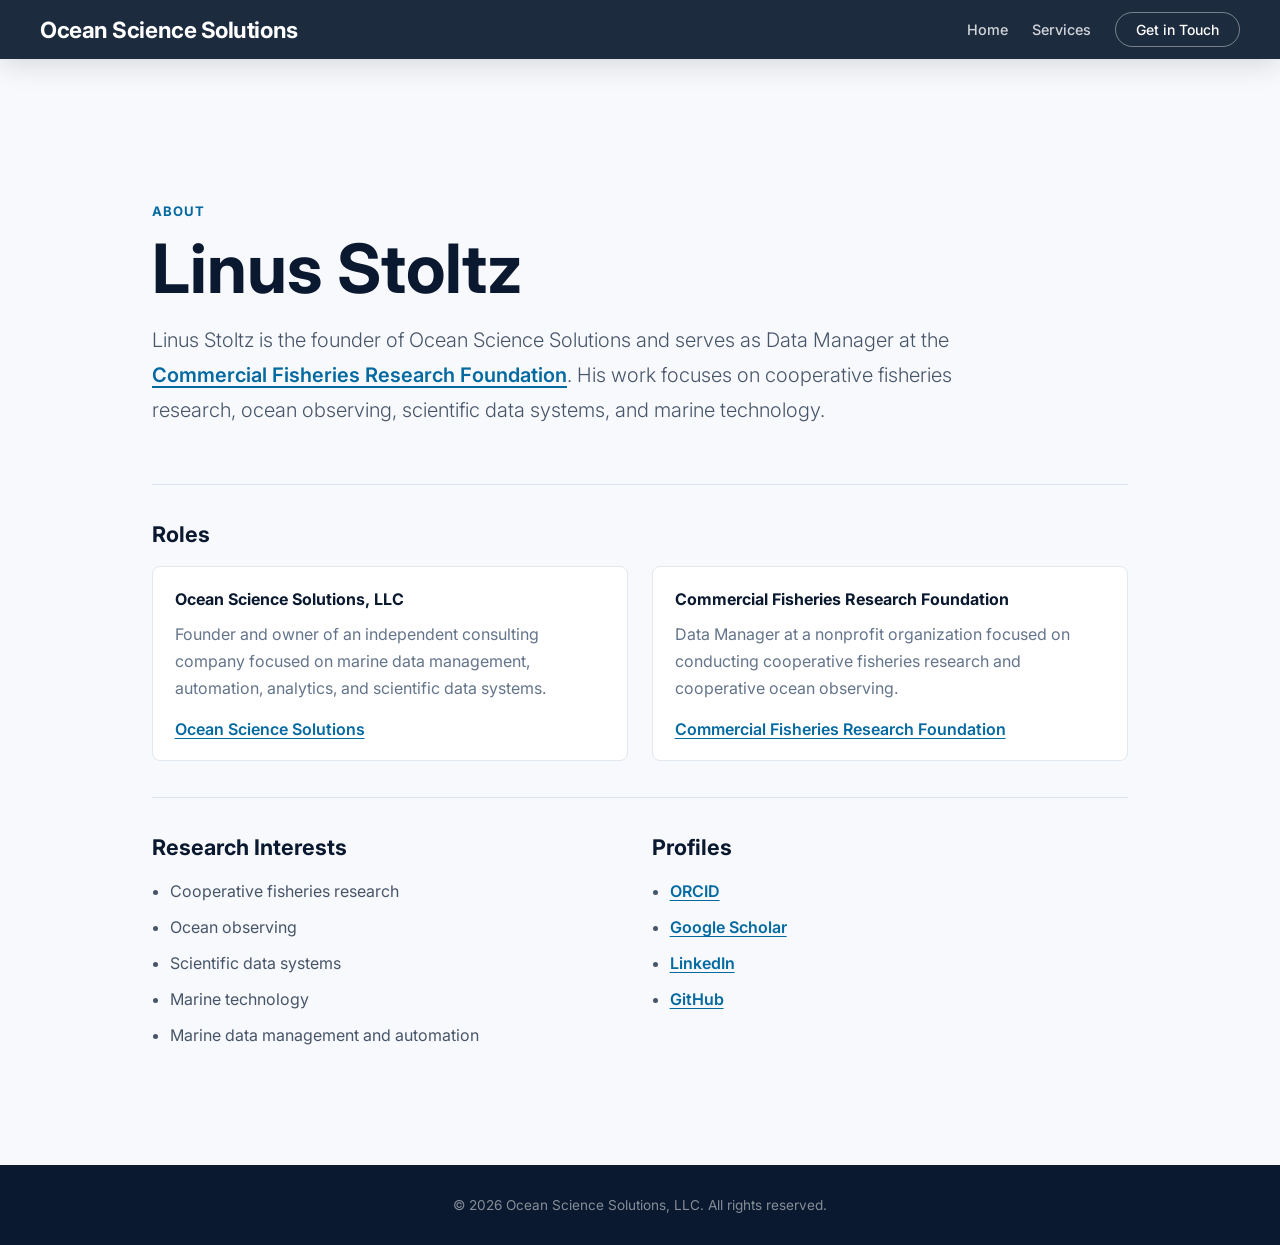
<file: docs/linus-stoltz/index.html>
<!DOCTYPE html>
<html lang="en">
<head>
    <meta charset="UTF-8">
    <meta name="viewport" content="width=device-width, initial-scale=1.0">
    <title>Linus Stoltz | Ocean Science Solutions</title>
    <meta name="description" content="Linus Stoltz is the founder of Ocean Science Solutions and Data Manager at the Commercial Fisheries Research Foundation, working on fisheries research, ocean observing, scientific data systems, and marine technology.">
    <meta name="author" content="Linus Stoltz">
    <link rel="canonical" href="https://oceanscientific.net/linus-stoltz/">

    <meta property="og:type" content="profile">
    <meta property="og:url" content="https://oceanscientific.net/linus-stoltz/">
    <meta property="og:title" content="Linus Stoltz | Ocean Science Solutions">
    <meta property="og:description" content="Founder of Ocean Science Solutions and Data Manager at the Commercial Fisheries Research Foundation.">
    <meta property="og:image" content="https://oceanscientific.net/assets/images/trawler_compressed.jpg">
    <meta property="og:site_name" content="Ocean Science Solutions">

    <meta name="twitter:card" content="summary_large_image">
    <meta name="twitter:title" content="Linus Stoltz | Ocean Science Solutions">
    <meta name="twitter:description" content="Founder of Ocean Science Solutions and Data Manager at the Commercial Fisheries Research Foundation.">
    <meta name="twitter:image" content="https://oceanscientific.net/assets/images/trawler_compressed.jpg">

    <link rel="stylesheet" href="../assets/css/style.css">
    <link rel="icon" href="../assets/src/logo.png" type="image/png">
    <link rel="preconnect" href="https://fonts.googleapis.com">
    <link rel="preconnect" href="https://fonts.gstatic.com" crossorigin>
    <link href="https://fonts.googleapis.com/css2?family=Inter:wght@300;400;500;600;700&display=swap" rel="stylesheet">

    <script type="application/ld+json">
    {
    "@context": "https://schema.org",
    "@graph": [
        {
        "@type": "WebPage",
        "@id": "https://oceanscientific.net/linus-stoltz/#webpage",
        "url": "https://oceanscientific.net/linus-stoltz/",
        "name": "Linus Stoltz",
        "description": "A personal entity home for Linus Stoltz, founder of Ocean Science Solutions and Data Manager at the Commercial Fisheries Research Foundation.",
        "mainEntity": {
            "@id": "https://oceanscientific.net/#person"
        }
        },
        {
        "@type": "ProfessionalService",
        "@id": "https://oceanscientific.net/#business",
        "name": "Ocean Science Solutions, LLC",
        "url": "https://oceanscientific.net/",
        "description": "Ocean Science Solutions specializes in marine data management and custom automated solutions for the ocean science industry.",
        "email": "info@oceanscientific.net",
        "founder": {
            "@id": "https://oceanscientific.net/#person"
        },
        "owner": {
            "@id": "https://oceanscientific.net/#person"
        },
        "serviceType": [
            "Data Management",
            "Automated Data Solutions",
            "Marine Technology Consulting"
        ],
        "areaServed": "Worldwide"
        },
        {
        "@type": "Organization",
        "@id": "https://www.cfrfoundation.org/#organization",
        "name": "Commercial Fisheries Research Foundation",
        "url": "https://www.cfrfoundation.org/"
        },
        {
        "@type": "Person",
        "@id": "https://oceanscientific.net/#person",
        "name": "Linus Stoltz",
        "url": "https://oceanscientific.net/linus-stoltz/",
        "mainEntityOfPage": {
            "@id": "https://oceanscientific.net/linus-stoltz/#webpage"
        },
        "description": "Linus Stoltz is the founder of Ocean Science Solutions and serves as Data Manager at the Commercial Fisheries Research Foundation. His work focuses on cooperative fisheries research, ocean observing, scientific data systems, and marine technology.",
        "jobTitle": [
            "Founder",
            "Data Manager"
        ],
        "worksFor": {
            "@id": "https://www.cfrfoundation.org/#organization"
        },
        "founderOf": {
            "@id": "https://oceanscientific.net/#business"
        },
        "owns": {
            "@id": "https://oceanscientific.net/#business"
        },
        "knowsAbout": [
            "Cooperative fisheries research",
            "Ocean observing",
            "Scientific data systems",
            "Marine technology",
            "Marine data management",
            "Ocean science"
        ],
        "identifier": {
            "@type": "PropertyValue",
            "propertyID": "ORCID",
            "value": "0000-0002-3780-1739",
            "url": "https://orcid.org/0000-0002-3780-1739"
        },
        "sameAs": [
            "https://orcid.org/0000-0002-3780-1739",
            "https://www.linkedin.com/in/linus-stoltz",
            "https://github.com/lstoltz",
            "https://scholar.google.com/citations?user=ASNhLxIAAAAJ&hl=en"
        ]
        }
    ]
    }
    </script>
</head>
<body class="profile-page">
    <header>
        <nav class="top-bar profile-nav scrolled" aria-label="Main navigation">
            <div class="nav-inner">
                <a href="/" class="company-name" aria-label="Ocean Science Solutions - Home">Ocean Science Solutions</a>
                <div class="nav-links">
                    <a href="/" class="nav-link">Home</a>
                    <a href="/#services" class="nav-link">Services</a>
                    <a href="/#contact" class="nav-cta">Get in Touch</a>
                </div>
            </div>
        </nav>
    </header>

    <main class="profile-main">
        <section class="profile-hero" aria-label="Linus Stoltz profile">
            <p class="profile-kicker">About</p>
            <h1>Linus Stoltz</h1>
            <p class="profile-intro">Linus Stoltz is the founder of Ocean Science Solutions and serves as Data Manager at the <a href="https://www.cfrfoundation.org/">Commercial Fisheries Research Foundation</a>. His work focuses on cooperative fisheries research, ocean observing, scientific data systems, and marine technology.</p>
        </section>

        <section class="profile-section" aria-label="Professional roles">
            <h2>Roles</h2>
            <div class="profile-role-grid">
                <article class="profile-role">
                    <h3>Ocean Science Solutions, LLC</h3>
                    <p>Founder and owner of an independent consulting company focused on marine data management, automation, analytics, and scientific data systems.</p>
                    <a href="/">Ocean Science Solutions</a>
                </article>
                <article class="profile-role">
                    <h3>Commercial Fisheries Research Foundation</h3>
                    <p>Data Manager at a nonprofit organization focused on conducting cooperative fisheries research and cooperative ocean observing.</p>
                    <a href="https://www.cfrfoundation.org/">Commercial Fisheries Research Foundation</a>
                </article>
            </div>
        </section>

        <section class="profile-section profile-columns" aria-label="Research and profiles">
            <div>
                <h2>Research Interests</h2>
                <ul class="profile-list">
                    <li>Cooperative fisheries research</li>
                    <li>Ocean observing</li>
                    <li>Scientific data systems</li>
                    <li>Marine technology</li>
                    <li>Marine data management and automation</li>
                </ul>
            </div>
            <div>
                <h2>Profiles</h2>
                <ul class="profile-link-list">
                    <li><a href="https://orcid.org/0000-0002-3780-1739">ORCID</a></li>
                    <li><a href="https://scholar.google.com/citations?user=ASNhLxIAAAAJ&amp;hl=en">Google Scholar</a></li>
                    <li><a href="https://www.linkedin.com/in/linus-stoltz">LinkedIn</a></li>
                    <li><a href="https://github.com/lstoltz">GitHub</a></li>
                </ul>
            </div>
        </section>
    </main>

    <footer class="site-footer">
        <p>&copy; 2026 Ocean Science Solutions, LLC. All rights reserved.</p>
    </footer>
</body>
</html>
</file>
<file: docs/assets/css/style.css>
/* ========== Reset & Base ========== */
*, *::before, *::after {
    margin: 0;
    padding: 0;
    box-sizing: border-box;
}

html {
    scroll-behavior: smooth;
}

body {
    font-family: 'Inter', -apple-system, BlinkMacSystemFont, 'Segoe UI', sans-serif;
    color: #1a1a2e;
    background: #f8f9fc;
    -webkit-font-smoothing: antialiased;
}

/* ========== Top Bar / Nav ========== */
.top-bar {
    position: fixed;
    top: 0;
    left: 0;
    width: 100%;
    z-index: 100;
    padding: 1.25rem 2rem;
    transition: background 0.4s ease, padding 0.3s ease, box-shadow 0.3s ease;
}

.top-bar.scrolled {
    background: rgba(10, 25, 47, 0.92);
    backdrop-filter: blur(12px);
    -webkit-backdrop-filter: blur(12px);
    padding: 0.75rem 2rem;
    box-shadow: 0 4px 30px rgba(0, 0, 0, 0.15);
}

.nav-inner {
    max-width: 1200px;
    margin: 0 auto;
    display: flex;
    justify-content: space-between;
    align-items: center;
}

.company-name {
    color: white;
    text-decoration: none;
    font-size: 1.4rem;
    font-weight: 700;
    letter-spacing: -0.02em;
}

.nav-cta {
    color: white;
    text-decoration: none;
    font-size: 0.875rem;
    font-weight: 500;
    padding: 0.5rem 1.25rem;
    border: 1.5px solid rgba(255, 255, 255, 0.4);
    border-radius: 100px;
    transition: all 0.3s ease;
}

.nav-cta:hover {
    background: white;
    color: #0a192f;
    border-color: white;
}

.nav-links {
    display: flex;
    align-items: center;
    gap: 1.5rem;
}

.nav-link {
    color: rgba(255, 255, 255, 0.8);
    text-decoration: none;
    font-size: 0.9rem;
    font-weight: 500;
    transition: color 0.3s ease;
}

.nav-link:hover {
    color: white;
}

/* ========== Hero Section ========== */
.hero {
    position: relative;
    width: 100%;
    height: 100vh;
    min-height: 600px;
    display: flex;
    align-items: center;
    justify-content: center;
    overflow: hidden;
}

.video-container {
    position: absolute;
    inset: 0;
    z-index: 0;
}

.video-container video {
    width: 100%;
    height: 100%;
    object-fit: cover;
}

.video-overlay {
    position: absolute;
    inset: 0;
    background: linear-gradient(
        180deg,
        rgba(10, 25, 47, 0.5) 0%,
        rgba(10, 25, 47, 0.3) 40%,
        rgba(10, 25, 47, 0.7) 100%
    );
}

.hero-content {
    position: relative;
    z-index: 2;
    text-align: center;
    max-width: 800px;
    padding: 0 2rem;
}

.hero-content h1 {
    font-size: clamp(2.5rem, 6vw, 4.5rem);
    font-weight: 700;
    color: white;
    line-height: 1.1;
    letter-spacing: -0.03em;
    margin-bottom: 1.25rem;
}

.hero-content p {
    font-size: clamp(1rem, 2vw, 1.25rem);
    color: rgba(255, 255, 255, 0.8);
    line-height: 1.7;
    max-width: 600px;
    margin: 0 auto 2.5rem;
    font-weight: 300;
}

.hero-btn {
    display: inline-flex;
    align-items: center;
    gap: 0.5rem;
    color: white;
    text-decoration: none;
    font-weight: 500;
    font-size: 1rem;
    padding: 0.875rem 2rem;
    border: 2px solid rgba(255, 255, 255, 0.3);
    border-radius: 100px;
    transition: all 0.3s ease;
    backdrop-filter: blur(4px);
    background: rgba(255, 255, 255, 0.08);
}

.hero-btn:hover {
    background: white;
    color: #0a192f;
    border-color: white;
    transform: translateY(-2px);
    box-shadow: 0 8px 30px rgba(0, 0, 0, 0.2);
}

/* ========== Fade-Up Animation ========== */
.fade-up {
    opacity: 0;
    transform: translateY(30px);
    transition: opacity 0.8s ease, transform 0.8s ease;
}

.fade-up.visible {
    opacity: 1;
    transform: translateY(0);
}

.fade-up.delay-1 { transition-delay: 0.15s; }
.fade-up.delay-2 { transition-delay: 0.3s; }

/* ========== Services Section ========== */
.services-section {
    padding: 6rem 2rem;
    background: #f8f9fc;
}

.services-inner {
    max-width: 1100px;
    margin: 0 auto;
    text-align: center;
}

.section-title {
    font-size: clamp(1.75rem, 4vw, 2.5rem);
    font-weight: 700;
    color: #0a192f;
    letter-spacing: -0.02em;
    margin-bottom: 0.75rem;
}

.section-subtitle {
    font-size: 1.1rem;
    color: #64748b;
    max-width: 600px;
    margin: 0 auto 3.5rem;
    line-height: 1.7;
    font-weight: 300;
}

.services-grid {
    display: grid;
    grid-template-columns: repeat(auto-fit, minmax(280px, 1fr));
    gap: 2rem;
}

.service-card {
    background: white;
    padding: 2.5rem 2rem;
    border-radius: 16px;
    text-align: center;
    border: 1px solid #e2e8f0;
    transition: transform 0.3s ease, box-shadow 0.3s ease;
}

.service-card:hover {
    transform: translateY(-4px);
    box-shadow: 0 12px 40px rgba(0, 0, 0, 0.08);
}

.service-icon {
    display: inline-flex;
    align-items: center;
    justify-content: center;
    width: 64px;
    height: 64px;
    background: linear-gradient(135deg, rgba(14, 165, 233, 0.1), rgba(2, 132, 199, 0.1));
    border-radius: 16px;
    margin-bottom: 1.5rem;
    color: #0ea5e9;
}

.service-card h3 {
    font-size: 1.2rem;
    font-weight: 600;
    color: #0a192f;
    margin-bottom: 0.75rem;
}

.service-card p {
    font-size: 0.95rem;
    color: #64748b;
    line-height: 1.7;
}

/* ========== Parallax / Contact Section ========== */
.parallax {
    position: relative;
    min-height: 100vh;
    display: flex;
    align-items: center;
    justify-content: center;
    padding: 6rem 2rem;
    background-image: url('../images/trawler_compressed.jpg');
    background-attachment: fixed;
    background-size: cover;
    background-position: center;
}

.parallax-overlay {
    position: absolute;
    inset: 0;
    background: linear-gradient(
        135deg,
        rgba(10, 25, 47, 0.85) 0%,
        rgba(20, 50, 80, 0.75) 100%
    );
}

/* ========== Contact ========== */
.email-box {
    position: relative;
    z-index: 3;
    width: 100%;
    max-width: 560px;
    padding: 2.75rem;
    background: rgba(255, 255, 255, 0.95);
    border: 1px solid rgba(226, 232, 240, 0.85);
    border-radius: 8px;
    box-shadow: 0 18px 45px rgba(0, 0, 0, 0.18);
}

.email-box h2 {
    font-size: 1.65rem;
    font-weight: 700;
    margin-bottom: 0.75rem;
    color: #0a192f;
}

.form-subtitle {
    color: #64748b;
    font-size: 1rem;
    margin-bottom: 1.75rem;
    line-height: 1.65;
}

.email-actions {
    display: grid;
    gap: 0.75rem;
}

.email-copy-row {
    display: flex;
    align-items: center;
    gap: 0.6rem;
    width: 100%;
    padding: 0.5rem;
    background: #f8fafc;
    border: 1px solid #dbe4ee;
    border-radius: 6px;
}

.email-address {
    flex: 1;
    min-width: 0;
    padding: 0 0.25rem;
    color: #0a192f;
    font-family: ui-monospace, SFMono-Regular, Menlo, Monaco, Consolas, monospace;
    font-size: 0.96rem;
    font-weight: 600;
    overflow-wrap: anywhere;
    user-select: all;
}

.email-address:focus {
    outline: 2px solid rgba(14, 165, 233, 0.35);
    outline-offset: 3px;
}

.copy-email {
    display: inline-flex;
    align-items: center;
    justify-content: center;
    gap: 0.4rem;
    flex: 0 0 auto;
    padding: 0.55rem 0.7rem;
    background: white;
    color: #0a192f;
    border: 1px solid #cbd5e1;
    border-radius: 6px;
    cursor: pointer;
    font-size: 0.9rem;
    font-weight: 600;
    font-family: inherit;
    transition: background 0.2s ease, border-color 0.2s ease, color 0.2s ease;
}

.copy-email:hover,
.copy-email:focus-visible,
.copy-email.copied {
    background: #e0f2fe;
    border-color: #0ea5e9;
    color: #0369a1;
    outline: none;
}

.copy-status {
    min-height: 1.1rem;
    color: #0369a1;
    font-size: 0.85rem;
    line-height: 1.1;
}

.email-cta {
    display: inline-flex;
    align-items: center;
    justify-content: center;
    gap: 0.5rem;
    width: fit-content;
    max-width: 100%;
    padding: 0.875rem 1rem;
    background: #0a192f;
    color: white;
    border-radius: 6px;
    font-size: 0.95rem;
    font-weight: 600;
    font-family: inherit;
    text-decoration: none;
    transition: background 0.2s ease, transform 0.2s ease;
    overflow-wrap: anywhere;
}

.email-cta:hover,
.email-cta:focus-visible {
    background: #12345a;
    transform: translateY(-1px);
    outline: none;
}

.email-cta:active {
    transform: translateY(0);
}

/* ========== Profile Page ========== */
.profile-page {
    background: #f8f9fc;
}

.profile-nav {
    position: sticky;
}

.profile-main {
    max-width: 1040px;
    margin: 0 auto;
    padding: 7rem 2rem 5rem;
}

.profile-hero {
    max-width: 820px;
    padding: 2rem 0 3.5rem;
}

.profile-kicker {
    color: #0369a1;
    font-size: 0.82rem;
    font-weight: 700;
    letter-spacing: 0.08em;
    margin-bottom: 0.85rem;
    text-transform: uppercase;
}

.profile-hero h1 {
    color: #0a192f;
    font-size: clamp(2.4rem, 6vw, 4.25rem);
    font-weight: 700;
    line-height: 1.05;
    margin-bottom: 1.2rem;
}

.profile-intro {
    color: #475569;
    font-size: clamp(1.05rem, 2vw, 1.25rem);
    font-weight: 300;
    line-height: 1.75;
}

.profile-main a {
    color: #0369a1;
    font-weight: 600;
    text-decoration-thickness: 0.08em;
    text-underline-offset: 0.18em;
}

.profile-main a:hover,
.profile-main a:focus-visible {
    color: #0a192f;
}

.profile-section {
    padding: 2.25rem 0;
    border-top: 1px solid #dbe4ee;
}

.profile-section h2 {
    color: #0a192f;
    font-size: 1.35rem;
    font-weight: 700;
    margin-bottom: 1.2rem;
}

.profile-role-grid,
.profile-columns {
    display: grid;
    grid-template-columns: repeat(2, minmax(0, 1fr));
    gap: 1.5rem;
}

.profile-role {
    padding: 1.35rem;
    background: white;
    border: 1px solid #e2e8f0;
    border-radius: 8px;
}

.profile-role h3 {
    color: #0a192f;
    font-size: 1rem;
    margin-bottom: 0.75rem;
}

.profile-role p,
.profile-muted {
    color: #64748b;
    line-height: 1.7;
    margin-bottom: 1rem;
}

.profile-list,
.profile-link-list {
    display: grid;
    gap: 0.65rem;
    color: #475569;
    line-height: 1.6;
    padding-left: 1.1rem;
}

/* ========== Footer ========== */
.site-footer {
    text-align: center;
    padding: 2rem;
    background: #0a192f;
    color: rgba(255, 255, 255, 0.5);
    font-size: 0.85rem;
}

/* ========== Responsive ========== */
@media (max-width: 768px) {
    .company-name {
        font-size: 1.1rem;
    }

    .hero-content h1 {
        font-size: 2.25rem;
    }

    .hero-content p {
        font-size: 1rem;
    }

    .email-box {
        padding: 2rem 1.5rem;
        border-radius: 16px;
    }

    .parallax {
        background-attachment: scroll;
        padding: 4rem 1rem;
    }

    .nav-cta {
        padding: 0.4rem 1rem;
        font-size: 0.8rem;
    }

    .nav-link {
        font-size: 0.8rem;
    }

    .nav-links {
        gap: 1rem;
    }

    .services-section {
        padding: 4rem 1.5rem;
    }

    .services-grid {
        grid-template-columns: 1fr;
        gap: 1.5rem;
    }

    .profile-main {
        padding: 6rem 1.5rem 4rem;
    }

    .profile-role-grid,
    .profile-columns {
        grid-template-columns: 1fr;
    }
}

@media (max-width: 480px) {
    .top-bar {
        padding: 1rem;
    }

    .hero-content h1 {
        font-size: 1.85rem;
    }

    .email-box {
        padding: 1.75rem 1.25rem;
    }

    .email-copy-row {
        align-items: stretch;
        flex-direction: column;
    }

    .copy-email {
        width: 100%;
    }
}
</file>
